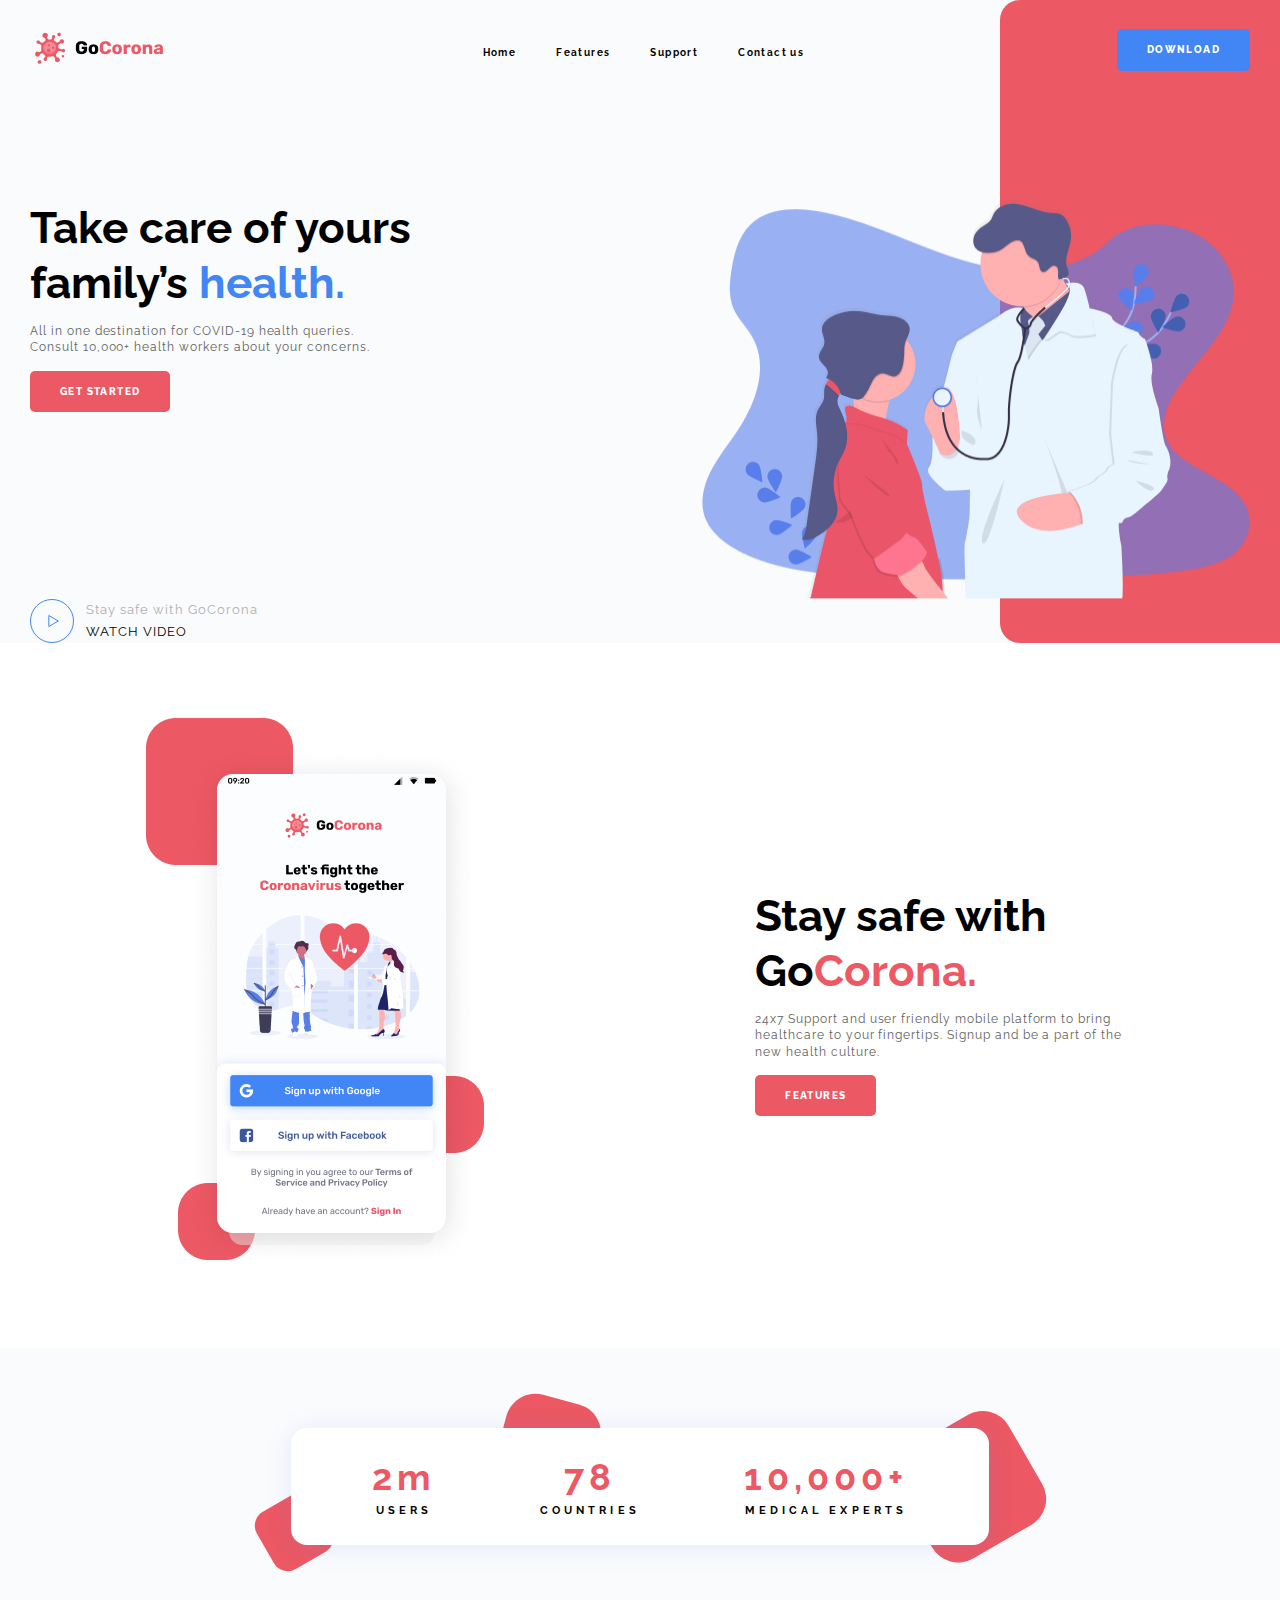
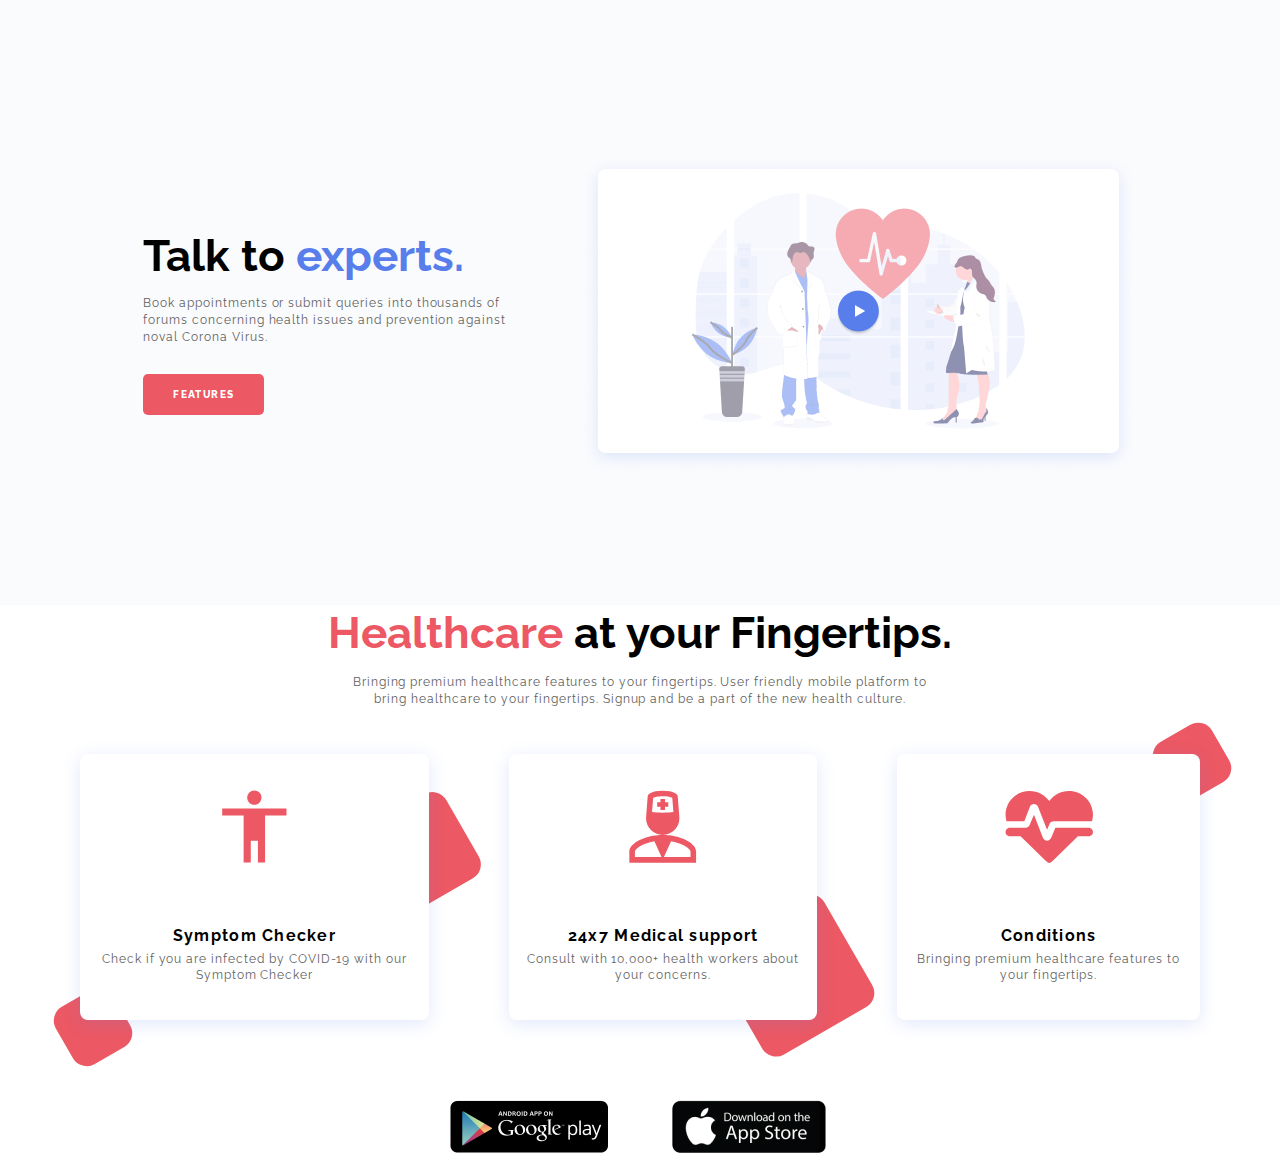
<file: index.html>
<!DOCTYPE html>
<html lang="en">
  <head>
    <meta charset="UTF-8" />
    <meta
      http-equiv="X-UA-Compatible"
      content="IE=edge"
    />
    <meta
      name="viewport"
      content="width=
  , initial-scale=1.0"
    />
    <title>GoCorona</title>
    <link
      href="https://fonts.googleapis.com/css?family=Raleway:100,200,300,regular,500,600,700,800,900,100italic,200italic,300italic,italic,500italic,600italic,700italic,800italic,900italic"
      rel="stylesheet"
    />
    <link
      rel="stylesheet"
      href="./scss/style.css"
    />
  </head>
  <body>
    <div class="wrapper">
      <div class="main__block">
        <div class="container">
          <header class="header">
            <a href="#" class="header__logo">
              <img
                src="./images/logo.png"
                alt=""
              />
            </a>
            <menu class="header__menu">
              <nav class="header__nav">
                <ul class="header__list">
                  <li>
                    <a
                      href="#"
                      class="header__link"
                    >
                      Home
                    </a>
                  </li>
                  <li>
                    <a
                      href="#"
                      class="header__link"
                      >Features</a
                    >
                  </li>
                  <li>
                    <a
                      href="#"
                      class="header__link"
                      >Support</a
                    >
                  </li>
                  <li>
                    <a
                      href="#"
                      class="header__link"
                      >Contact us</a
                    >
                  </li>
                </ul>
              </nav>
            </menu>
            <a href="#" class="header__button">
              Download
            </a>
          </header>
          <div class="main__content content">
            <div class="content__text">
              <h1 class="content__title">
                Take care of yours family’s
                <span>health.</span>
              </h1>
              <p class="content__p">
                All in one destination for
                COVID-19 health queries. Consult
                10,000+ health workers about your
                concerns.
              </p>
              <a href="" class="content__button">
                Get started
              </a>
            </div>
            <div class="content__image">
              <img
                src="./images/doctor.png"
                alt=""
              />
            </div>
          </div>
          <a class="main__play">
            <img src="./images/play.svg" alt="" />
            <div class="main__play__text">
              <p>Stay safe with GoCorona</p>
              <p class="main__play__watch">
                Watch Video
              </p>
            </div>
          </a>
        </div>
        <div class="red__block"></div>
      </div>
      <div class="container">
        <div class="safe">
          <div class="safe__image">
            <img
              src="./images/phone.png"
              alt=""
            />
          </div>
          <div class="safe__text">
            <h2 class="safe__title">
              Stay safe with Go<span
                >Corona.</span
              >
            </h2>
            <p class="safe__p">
              24x7 Support and user friendly
              mobile platform to bring healthcare
              to your fingertips. Signup and be a
              part of the new health culture.
            </p>
            <a href="" class="safe__button"
              >Features</a
            >
          </div>
        </div>
      </div>
      <div class="expert">
        <div class="container">
          <div class="expert__block">
            <div class="expert__stat">
              <div class="expert__item">
                <h3>2m</h3>
                <p>users</p>
              </div>
              <div class="expert__item">
                <h3>78</h3>
                <p>Countries</p>
              </div>
              <div class="expert__item">
                <h3>10,000+</h3>
                <p>Medical experts</p>
              </div>
              <div class="red__block1"></div>
              <div class="red__block2"></div>
              <div class="red__block3"></div>
            </div>
          </div>
          <div class="talk">
            <div class="talk__text">
              <h2>Talk to <span>experts.</span></h2>
              <p>
                Book appointments or submit queries into thousands of forums
                concerning health issues and prevention against noval Corona
                Virus.
              </p>
              <a href="" class="talk__button">Features</a>
            </div>
            <img src="./images/video.png" alt="" />
          </div>
        </div>
      </div>
      <div class="container">
        <div class="check">
          <div class="check__texts">
            <h2 class="check__title">
              <span>Healthcare</span> at your
              Fingertips.
            </h2>
            <p class="check__text">
              Bringing premium healthcare features
              to your fingertips. User friendly
              mobile platform to bring healthcare
              to your fingertips. Signup and be a
              part of the new health culture.
            </p>
          </div>
          <div class="check__blocks">
            <div class="check__block">
              <img
                src="./images/man.svg"
                alt=""
              />
              <h4 class="check__block__title">
                Symptom Checker
              </h4>
              <p class="check__block__text">
                Check if you are infected by
                COVID-19 with our Symptom Checker
              </p>
              <div
                class="check__block__red1"
              ></div>
              <div
                class="check__block__red2"
              ></div>
            </div>
            <div class="check__block">
              <img
                src="./images/medicine.svg"
                alt=""
              />
              <h4 class="check__block__title">
                24x7 Medical support
              </h4>
              <p class="check__block__text">
                Consult with 10,000+ health
                workers about your concerns.
              </p>
              <div
                class="check__block__red3"
              ></div>
            </div>
            <div class="check__block">
              <img
                src="./images/heart.svg"
                alt=""
              />
              <h4 class="check__block__title">
                Conditions
              </h4>
              <p class="check__block__text">
                Bringing premium healthcare
                features to your fingertips.
              </p>

              <div
                class="check__block__red4"
              ></div>
            </div>
          </div>
          <div class="check__buttons">
            <a href="" class="check__button">
              <img
                src="./images/google-play.jpg"
                alt=""
              /> </a
            ><a href="" class="check__button">
              <img
                src="./images/apple.jpg"
                alt=""
              />
            </a>
          </div>
        </div>
      </div>
    </div>
  </body>
</html>
</file>
<file: scss/style.css>
* {
  margin: 0;
  padding: 0;
  box-sizing: border-box;
}

a {
  color: inherit;
  text-decoration: none;
}

li {
  list-style: none;
}

* {
  font-family: "Raleway";
}

.container {
  max-width: 1350px;
  margin: 0 auto;
  padding: 0 30px;
}

.main__block {
  background: #fafbfd;
  position: relative;
}

.header {
  display: flex;
  justify-content: space-between;
  align-items: center;
  height: 100px;
  padding: 20px 0;
  margin: 0 0 100px 0;
  gap: 20px;
}
@media (max-width: 650px) {
  .header {
    flex-wrap: wrap;
  }
}
.header__list {
  display: flex;
  gap: 40px;
  position: relative;
  z-index: 10;
}
@media (max-width: 400px) {
  .header__list {
    flex-wrap: wrap;
    gap: 20px;
  }
}
.header__link {
  font-weight: 700;
  font-size: 10px;
  line-height: 12px;
  letter-spacing: 0.14em;
  color: #000000;
}
.header__button {
  padding: 15px 30px;
  background: #4285f4;
  color: white;
  border-radius: 5px;
  text-transform: uppercase;
  font-weight: 800;
  font-size: 10px;
  line-height: 12px;
  letter-spacing: 0.14em;
  position: relative;
  z-index: 10;
}

.content {
  display: flex;
  justify-content: space-between;
  gap: 50px;
  position: relative;
  z-index: 10;
}
@media (max-width: 840px) {
  .content {
    flex-wrap: wrap;
  }
}
.content__text {
  max-width: 497px;
}
.content__text h1 {
  font-weight: 700;
  font-size: 44px;
  line-height: 126%;
  color: #000000;
  margin-bottom: 12px;
}
.content__text span {
  color: #4285f4;
}
.content__text p {
  font-weight: 400;
  font-size: 12px;
  line-height: 138.5%;
  letter-spacing: 0.08em;
  color: #616161;
  max-width: 375px;
  margin-bottom: 24px;
}
.content__image {
  position: relative;
  z-index: 10;
}
@media (max-width: 610px) {
  .content__image {
    width: 100%;
    margin-bottom: 30px;
  }
}
.content__image img {
  width: 100%;
  height: 100%;
}
.content__button {
  padding: 15px 30px;
  background: #ec5863;
  color: white;
  border-radius: 5px;
  text-transform: uppercase;
  font-weight: 800;
  font-size: 10px;
  line-height: 12px;
  letter-spacing: 0.14em;
}

.main__play {
  display: flex;
  align-items: center;
  gap: 12px;
}
.main__play p {
  font-weight: 400;
  font-size: 13px;
  line-height: 126%;
  letter-spacing: 0.08em;
  color: #b0b0b0;
}
.main__play p:first-child {
  margin-bottom: 5px;
}
.main__play .main__play__watch {
  text-transform: uppercase;
  color: #000000;
}

.red__block {
  position: absolute;
  right: 0;
  top: 0;
  bottom: 0;
  width: 21.8518518519%;
  background: #ec5863;
  border-top-left-radius: 20px;
  border-bottom-left-radius: 20px;
}

.safe {
  display: flex;
  justify-content: space-around;
  align-items: center;
  gap: 40px;
  margin: 75px 0;
}
@media (max-width: 625px) {
  .safe {
    flex-wrap: wrap;
  }
}
@media (max-width: 625px) {
  .safe__image {
    width: 100%;
  }
}
.safe__image img {
  width: 100%;
  height: 100%;
}
.safe__text {
  max-width: 379px;
}
.safe__title {
  font-weight: 700;
  font-size: 44px;
  line-height: 126%;
  color: #000000;
  margin-bottom: 12px;
}
.safe span {
  color: #ec5863;
}
.safe__p {
  font-weight: 400;
  font-size: 12px;
  line-height: 138.5%;
  letter-spacing: 0.08em;
  color: #616161;
  margin-bottom: 24px;
}
.safe__button {
  padding: 15px 30px;
  background: #ec5863;
  color: white;
  border-radius: 5px;
  text-transform: uppercase;
  font-weight: 800;
  font-size: 10px;
  line-height: 12px;
  letter-spacing: 0.14em;
}

.expert {
  background-color: #fafbfd;
  text-align: center;
}
.expert__stat {
  display: inline-flex;
  padding: 28px 81px;
  background: #ffffff;
  box-shadow: 0px 2px 24px rgba(88, 126, 236, 0.15);
  border-radius: 16px;
  gap: 104px;
  position: relative;
}
@media (max-width: 800px) {
  .expert__stat {
    gap: 50px;
  }
}
@media (max-width: 700px) {
  .expert__stat {
    padding: 28px 30px;
    gap: 40px;
    flex-wrap: wrap;
    justify-content: center;
  }
}
.expert__item h3 {
  font-weight: 700;
  font-size: 36px;
  line-height: 43px;
  letter-spacing: 0.14em;
  color: #ec5863;
  text-align: center;
  margin-bottom: 5px;
}
.expert__item p {
  font-weight: 700;
  font-size: 11px;
  line-height: 13px;
  text-align: center;
  letter-spacing: 0.37em;
  text-transform: uppercase;
  color: #000000;
}
.expert__block {
  position: relative;
  z-index: 100;
  padding: 80px 0;
}

.talk {
  display: flex;
  justify-content: space-around;
  align-items: center;
  text-align: left;
  padding: 130px 92px;
}
@media (max-width: 800px) {
  .talk {
    flex-wrap: wrap;
    padding: 50px 0;
  }
}
@media (max-width: 600px) {
  .talk img {
    width: 100%;
    height: 100%;
  }
}
.talk__text {
  max-width: 393px;
}
@media (max-width: 800px) {
  .talk__text {
    margin-bottom: 30px;
  }
}
.talk__text h2 {
  font-weight: 700;
  font-size: 44px;
  line-height: 126%;
  color: #000000;
  margin-bottom: 12px;
}
.talk__text span {
  color: #587eec;
}
.talk__text p {
  font-weight: 400;
  font-size: 12px;
  line-height: 138.5%;
  letter-spacing: 0.08em;
  color: #616161;
  margin-bottom: 38px;
}
.talk__text a {
  padding: 15px 30px;
  background: #ec5863;
  color: white;
  border-radius: 5px;
  text-transform: uppercase;
  font-weight: 800;
  font-size: 10px;
  line-height: 12px;
  letter-spacing: 0.14em;
}

.red__block1 {
  position: absolute;
  z-index: -1;
  left: -30px;
  bottom: -20px;
  width: 65.75px;
  height: 65.75px;
  background: #ec5863;
  border-radius: 16px;
  transform: rotate(-30deg);
}
@media (max-width: 700px) {
  .red__block1 {
    width: 55.75px;
    height: 55.75px;
    left: -25px;
    bottom: -15px;
  }
}
@media (max-width: 440px) {
  .red__block1 {
    width: 80.75px;
    height: 80.75px;
    left: 35%;
    bottom: -15px;
  }
}

.red__block2 {
  position: absolute;
  z-index: -1;
  width: 96.96px;
  height: 96.96px;
  left: 30%;
  top: -30px;
  background: #ec5863;
  border-radius: 30px;
  transform: rotate(105deg);
}
@media (max-width: 700px) {
  .red__block2 {
    width: 76.75px;
    height: 76.75px;
    left: 10px;
  }
}

.red__block3 {
  position: absolute;
  z-index: -1;
  width: 127.47px;
  height: 127.47px;
  right: -45px;
  top: -5px;
  background: #ec5863;
  border-radius: 30px;
  transform: rotate(-30deg);
}
@media (max-width: 700px) {
  .red__block3 {
    width: 100.75px;
    height: 100.75px;
    right: -25px;
    top: -5px;
  }
}
@media (max-width: 440px) {
  .red__block3 {
    width: 80.75px;
    height: 80.75px;
    right: 10px;
    top: -20px;
  }
}

.check__title {
  font-weight: 700;
  font-size: 44px;
  line-height: 126%;
  text-align: center;
  color: #000000;
  margin-bottom: 14px;
}
.check__text {
  font-size: 12px;
  line-height: 138.5%;
  text-align: center;
  letter-spacing: 0.08em;
  max-width: 600px;
  margin: 0 auto 46px auto;
  color: #616161;
}
.check span {
  color: #ec5863;
}

.check__blocks {
  display: flex;
  justify-content: space-between;
  gap: 80px;
  margin-bottom: 74px;
  position: relative;
  z-index: 100;
  padding: 0 50px;
}
@media (max-width: 850px) {
  .check__blocks {
    flex-wrap: wrap;
    justify-content: center;
  }
}
.check__blocks .check__block {
  text-align: center;
  background: #ffffff;
  box-shadow: 0px 4px 18px rgba(88, 126, 236, 0.18);
  border-radius: 8px;
  padding: 36px 17px;
  position: relative;
}
.check__blocks .check__block img {
  margin-bottom: 58px;
}
.check__blocks .check__block h4 {
  font-weight: 700;
  font-size: 16px;
  line-height: 138.5%;
  letter-spacing: 0.08em;
  color: #000000;
  margin-bottom: 4px;
}
.check__blocks .check__block p {
  font-weight: 400;
  font-size: 12px;
  line-height: 138.5%;
  letter-spacing: 0.08em;
  color: #616161;
}

.check__buttons {
  display: flex;
  justify-content: center;
  align-items: center;
  gap: 56px;
}
@media (max-width: 600px) {
  .check__buttons {
    flex-wrap: wrap;
    gap: 10px;
  }
}

.check__block__red1 {
  position: absolute;
  width: 65.75px;
  height: 65.75px;
  left: -20px;
  bottom: -40px;
  z-index: -1;
  background: #ec5863;
  border-radius: 16px;
  transform: rotate(-30deg);
}

.check__block__red2 {
  position: absolute;
  width: 96.96px;
  height: 96.96px;
  right: -40px;
  top: 50px;
  z-index: -1;
  background: #ec5863;
  border-radius: 16px;
  transform: rotate(-30deg);
}

.check__block__red3 {
  position: absolute;
  right: -40px;
  bottom: -20px;
  z-index: -1;
  background: #ec5863;
  border-radius: 16px;
  transform: rotate(-30deg);
  width: 127.47px;
  height: 127.47px;
}

.check__block__red4 {
  position: absolute;
  width: 65.75px;
  height: 65.75px;
  right: -25px;
  top: -25px;
  z-index: -1;
  background: #ec5863;
  border-radius: 16px;
  transform: rotate(-30deg);
}/*# sourceMappingURL=style.css.map */
</file>
